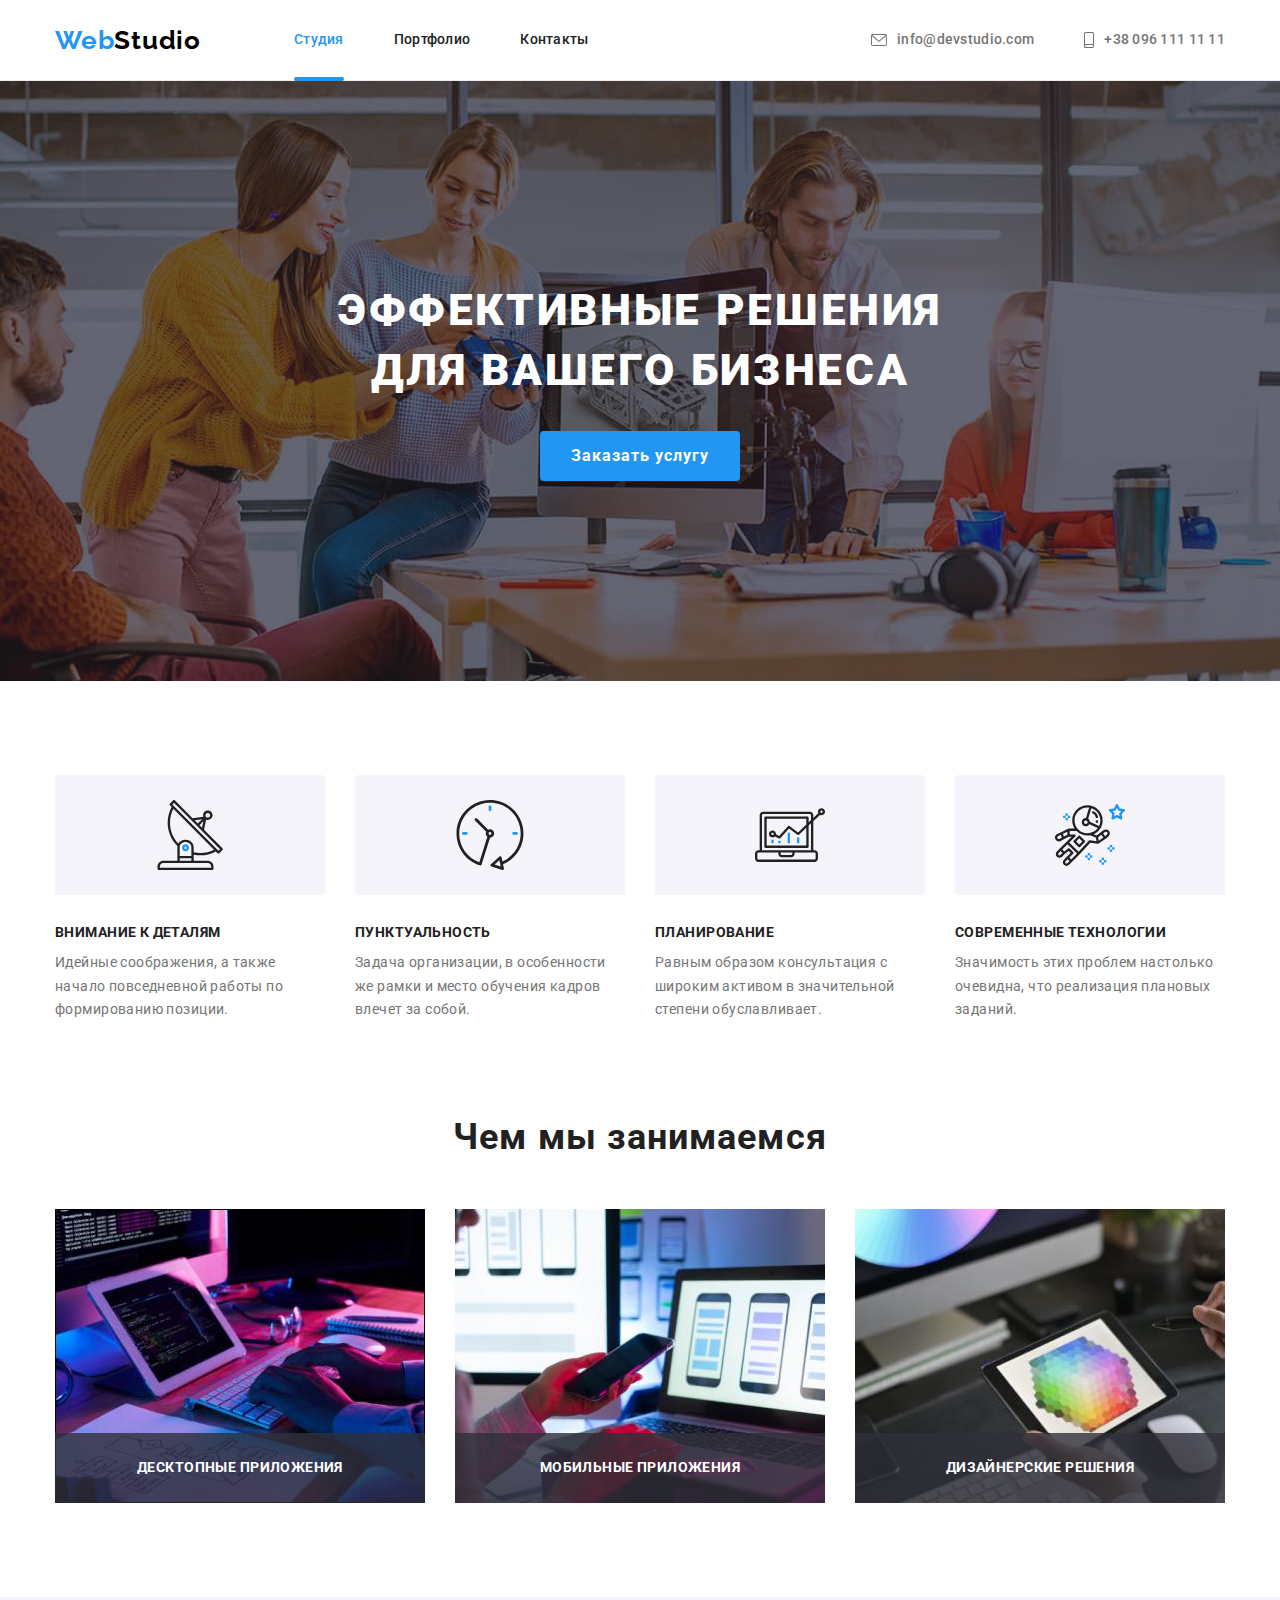
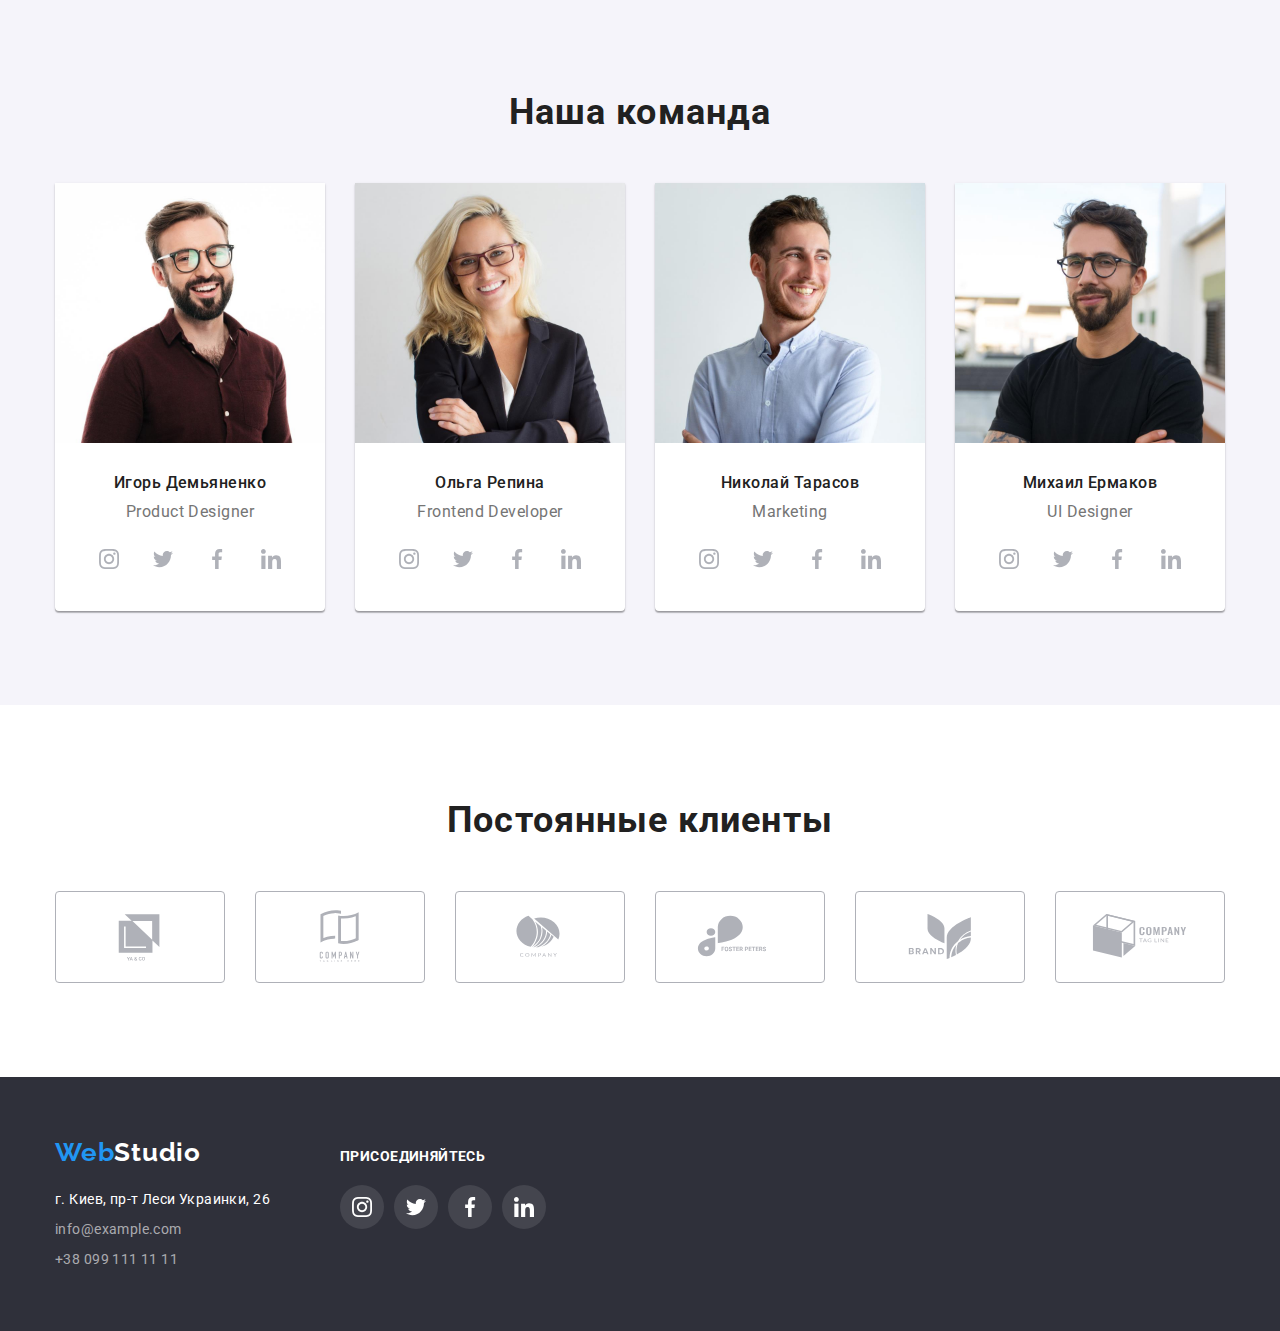
<file: index.html>
<!DOCTYPE html>
<html lang="ru">
<head>
    <meta charset="UTF-8">
    <meta http-equiv="X-UA-Compatible" content="IE=edge">
    <meta name="viewport" content="width=device-width, initial-scale=1.0">
    <link rel="stylesheet" href="https://cdnjs.cloudflare.com/ajax/libs/modern-normalize/1.1.0/modern-normalize.css" integrity="sha512-Y0MM+V6ymRKN2zStTqzQ227DWhhp4Mzdo6gnlRnuaNCbc+YN/ZH0sBCLTM4M0oSy9c9VKiCvd4Jk44aCLrNS5Q==" crossorigin="anonymous" referrerpolicy="no-referrer" />
    <link rel="preconnect" href="https://fonts.googleapis.com">
    <link rel="preconnect" href="https://fonts.gstatic.com" crossorigin>
    <link href="https://fonts.googleapis.com/css2?family=Raleway:wght@700&family=Roboto:wght@400;500;700;900&display=swap" rel="stylesheet">
    <link rel="stylesheet" href="./css/styles..css">
    <title>Студия</title>
</head>
<body class="body">
    <!--Шапка сайта-->
    <header class="header">
        <div class="container header-container">
            <nav class="navigation">
                <ul class="nav-list list">
                    <li class="logo">
                        <a class="logo-link link" href="/">
                            <span class="web">Web</span><span class="studio">Studio</span>
                        </a>
                    </li>
                    <li class="nav-item">
                        <a class="nav-item-link link linkcurrent" href="./index.html">
                            Студия
                        </a>
                    </li>
                    <li class="nav-item">
                        <a class="nav-item-link link" href="./portfolio.html">
                            Портфолио
                        </a>
                    </li>
                    <li class="nav-item">
                        <a class="nav-item-link link" href="#">
                            Контакты
                        </a>
                    </li>
                </ul>
            </nav>
            <ul class="contacts-list list">
                <li class="contacts-item">
                    <a class="contacts-item-link link" href="mailto:info@devstudio.com">
                        <svg class="contacts-social-icon" width="16" height="12">
                            <use href="./images/icons.svg#icon-envelope"></use>
                        </svg>
                        info@devstudio.com
                    </a>
                </li>
                <li class="contacts-item">
                    <a class="contacts-item-link link" href="tel:+380961111111">
                        <svg class="contacts-social-icon" width="10" height="16">
                            <use href="./images/icons.svg#icon-smartphone"></use>
                        </svg>
                        +38 096 111 11 11
                    </a>
                </li>
            </ul>
        </div>
    </header>
    <main>
        <!--Герой-->
        <section class="section hero">
                <div class="container">
                    <h1 class="hero-text">Эффективные решения для вашего бизнеса</h1>
                    <button type="button" class="hero-button" data-modal-open>Заказать услугу</button>
                </div>
        </section>
        <!--Особенности-->
        <section class="section features">
            <div class="container">
                <h2 class="visually-hidden">Особенности</h2>
                <ul class="features-list list">
                    <li class="features-item">
                        <div class="features-item-rectangle">
                            <svg class="features-item-icon" width="70" height="70">
                                <use href="./images/icons.svg#icon-antenna"></use>
                            </svg>
                        </div>
                        <h3 class="features-title">Внимание к деталям</h3>
                        <p class="features-item-text">
                            Идейные соображения, а также начало повседневной работы по формированию позиции.
                        </p>
                    </li>
                    <li class="features-item">
                        <div class="features-item-rectangle">
                            <svg class="features-item-icon" width="70" height="70">
                                <use href="./images/icons.svg#icon-clock"></use>
                            </svg>
                        </div>
                        <h3 class="features-title">
                            Пунктуальность
                        </h3>
                        <p class="features-item-text">
                            Задача организации, в особенности же рамки и место обучения кадров влечет за собой.
                        </p>
                    </li>
                    <li class="features-item">
                        <div class="features-item-rectangle">
                            <svg class="features-item-icon" width="70" height="70">
                                <use href="./images/icons.svg#icon-diagram"></use>
                            </svg>
                        </div>
                        <h3 class="features-title">
                            Планирование
                        </h3>
                        <p class="features-item-text">
                            Равным образом консультация с широким активом в значительной степени обуславливает.
                        </p>
                    </li>
                    <li class="features-item">
                        <div class="features-item-rectangle">
                            <svg class="features-item-icon" width="70" height="70">
                                <use href="./images/icons.svg#icon-astronaut"></use>
                            </svg>
                        </div>    
                        <h3 class="features-title">
                            Современные технологии
                        </h3>
                        <p class="features-item-text">
                            Значимость этих проблем настолько очевидна, что реализация плановых заданий.
                        </p>
                    </li>
                </ul>
            </div>
        </section>
        <!--Чем мы занимаемся-->
        <section class="section our-work">
            <div class="container">
                <h2 class="our-work-title">Чем мы занимаемся</h2>
                <ul class="our-work-list list">
                    <li class="our-work-item">
                        <div class="our-work-card">
                            <img class="our-work-img" src="./images/box1-1.jpg" alt="typing keyboard" width="370" height="294">
                            <div class="our-work-desc-wrapper">
                                <p class="our-work-desc">
                                    Десктопные приложения
                                </p>
                            </div>
                        </div>
                    </li>
                    <li class="our-work-item">
                        <div class="our-work-card">
                            <img class="our-work-img" src="./images/box2-1.jpg" alt="phone in heand" width="370" height="294">
                            <div class="our-work-desc-wrapper">
                                <p class="our-work-desc">
                                    Мобильные приложения
                                </p>
                            </div>
                        </div>
                    </li>
                    <li class="our-work-item">
                        <div class="our-work-card">
                            <img class="our-work-img" src="./images/box3-1.jpg" alt="ipad in heand" width="370" height="294">
                            <div class="our-work-desc-wrapper">
                                <p class="our-work-desc">
                                    Дизайнерские решения
                                </p>
                            </div>
                        </div>
                    </li>
                </ul>
            </div>
        </section>
        <!--Команда-->
        <section class="section team">
            <div class="container">
                <h2 class="team-title">Наша команда</h2>
                <ul class="team-list list">
                    <li class="team-item">
                        <div class="team-card">
                            <img class="item-foto" src="./images/teamcard1-1.jpg" alt="Игорь Демьяненко" width="270" height="260">
                            <div class="card-text">
                                <h3 class="team-item-title">Игорь Демьяненко</h3>
                                <p class="team-item-desc" lang="en">Product Designer</p>
                                <ul class="team-social-list list">
                                    <li class="team-social-item">
                                        <a href="" class="team-social-link">
                                            <svg class="team-social-icon" width="20" height="20">
                                                <use href="./images/icons.svg#icon-instagram"></use>
                                            </svg>
                                        </a>
                                    </li>
                                    <li class="team-social-item">
                                        <a href="" class="team-social-link">
                                            <svg class="team-social-icon" width="20" height="20">
                                                <use href="./images/icons.svg#icon-twitter"></use>
                                            </svg>
                                        </a>
                                    </li>
                                    <li class="team-social-item">
                                        <a href="" class="team-social-link">
                                            <svg class="team-social-icon" width="20" height="20">
                                                <use href="./images/icons.svg#icon-facebook"></use>
                                            </svg>
                                        </a>
                                    </li>
                                    <li class="team-social-item">
                                        <a href="" class="team-social-link">
                                            <svg class="team-social-icon" width="20" height="20">
                                                <use href="./images/icons.svg#icon-linkedin"></use>
                                            </svg>
                                        </a>
                                    </li>
                                </ul>
                            </div>
                        </div>
                    </li>
                    <li class="team-item">
                        <div class="team-card">
                            <img class="item-foto" src="./images/teamcard2-1.jpg" alt="Ольга Репина" width="270" height="260">
                            <div class="card-text">
                                <h3 class="team-item-title">Ольга Репина</h3>
                                <p class="team-item-desc" lang="en">Frontend Developer</p>
                                <ul class="team-social-list list">
                                    <li class="team-social-item">
                                        <a href="" class="team-social-link">
                                            <svg class="team-social-icon" width="20" height="20">
                                                <use href="./images/icons.svg#icon-instagram"></use>
                                            </svg>
                                        </a>
                                    </li>
                                    <li class="team-social-item">
                                        <a href="" class="team-social-link">
                                            <svg class="team-social-icon" width="20" height="20">
                                                <use href="./images/icons.svg#icon-twitter"></use>
                                            </svg>
                                        </a>
                                    </li>
                                    <li class="team-social-item">
                                        <a href="" class="team-social-link">
                                            <svg class="team-social-icon" width="20" height="20">
                                                <use href="./images/icons.svg#icon-facebook"></use>
                                            </svg>
                                        </a>
                                    </li>
                                    <li class="team-social-item">
                                        <a href="" class="team-social-link">
                                            <svg class="team-social-icon" width="20" height="20">
                                                <use href="./images/icons.svg#icon-linkedin"></use>
                                            </svg>
                                        </a>
                                    </li>
                                </ul>
                            </div>
                        </div>
                    </li>
                    <li class="team-item">
                        <div class="team-card">
                            <img class="item-foto" src="./images/teamcard3-1.jpg" alt="Николай Тарасов" width="270" height="260">
                            <div class="card-text">
                                <h3 class="team-item-title">Николай Тарасов</h3>
                                <p class="team-item-desc" lang="en">Marketing</p>
                                <ul class="team-social-list list">
                                    <li class="team-social-item">
                                        <a href="" class="team-social-link">
                                            <svg class="team-social-icon" width="20" height="20">
                                                <use href="./images/icons.svg#icon-instagram"></use>
                                            </svg>
                                        </a>
                                    </li>
                                    <li class="team-social-item">
                                        <a href="" class="team-social-link">
                                            <svg class="team-social-icon" width="20" height="20">
                                                <use href="./images/icons.svg#icon-twitter"></use>
                                            </svg>
                                        </a>
                                    </li>
                                    <li class="team-social-item">
                                        <a href="" class="team-social-link">
                                            <svg class="team-social-icon" width="20" height="20">
                                                <use href="./images/icons.svg#icon-facebook"></use>
                                            </svg>
                                        </a>
                                    </li>
                                    <li class="team-social-item">
                                        <a href="" class="team-social-link">
                                            <svg class="team-social-icon" width="20" height="20">
                                                <use href="./images/icons.svg#icon-linkedin"></use>
                                            </svg>
                                        </a>
                                    </li>
                                </ul>
                            </div>
                        </div>
                    </li>
                    <li class="team-item">
                        <div class="team-card">
                            <img class="item-foto" src="./images/teamcard4-1.jpg" alt="Михаил Ермаков" width="270" height="260">
                            <div class="card-text">
                                <h3 class="team-item-title">Михаил Ермаков</h3>
                                <p class="team-item-desc" lang="en">UI Designer</p>
                                <ul class="team-social-list list">
                                    <li class="team-social-item">
                                        <a href="" class="team-social-link">
                                            <svg class="team-social-icon" width="20" height="20">
                                                <use href="./images/icons.svg#icon-instagram"></use>
                                            </svg>
                                        </a>
                                    </li>
                                    <li class="team-social-item">
                                        <a href="" class="team-social-link">
                                            <svg class="team-social-icon" width="20" height="20">
                                                <use href="./images/icons.svg#icon-twitter"></use>
                                            </svg>
                                        </a>
                                    </li>
                                    <li class="team-social-item">
                                        <a href="" class="team-social-link">
                                            <svg class="team-social-icon" width="20" height="20">
                                                <use href="./images/icons.svg#icon-facebook"></use>
                                            </svg>
                                        </a>
                                    </li>
                                    <li class="team-social-item">
                                        <a href="" class="team-social-link">
                                            <svg class="team-social-icon" width="20" height="20">
                                                <use href="./images/icons.svg#icon-linkedin"></use>
                                            </svg>
                                        </a>
                                    </li>
                                </ul>
                            </div>
                        </div>
                    </li>
                </ul>
            </div>
        </section>
        <section class="section clients">
            <div class="container">
                <h2 class="clients-title">
                    Постоянные клиенты
                </h2>
                <ul class="clients-list list">
                    <li class="clients-list-item">
                        <a href="" class="clients-list-link link">
                            <svg class="clients-list-icon" width="106" height="60">
                                <use href="./images/icons.svg#icon-logo1"></use>
                            </svg>
                        </a>
                    </li>
                    <li class="clients-list-item">
                        <a href="" class="clients-list-link">
                            <svg class="clients-list-icon" width="106" height="60">
                                <use href="./images/icons.svg#icon-logo2"></use>
                            </svg>
                        </a>
                    </li>
                    <li class="clients-list-item">
                        <a href="" class="clients-list-link">
                            <svg class="clients-list-icon" width="106" height="60">
                                <use href="./images/icons.svg#icon-logo3"></use>
                            </svg>
                        </a>
                    </li>
                    <li class="clients-list-item">
                        <a href="" class="clients-list-link">
                            <svg class="clients-list-icon" width="106" height="60">
                                <use href="./images/icons.svg#icon-logo4"></use>
                            </svg>
                        </a>
                    </li>
                    <li class="clients-list-item">
                        <a href="" class="clients-list-link">
                            <svg class="clients-list-icon" width="106" height="60">
                                <use href="./images/icons.svg#icon-logo5"></use>
                            </svg>
                        </a>
                    </li>
                    <li class="clients-list-item">
                        <a href="" class="clients-list-link">
                            <svg class="clients-list-icon" width="106" height="60">
                                <use href="./images/icons.svg#icon-logo6"></use>
                            </svg>
                        </a>
                    </li>
                </ul>
            </div>
        </section>
    </main>
    <!--Футер-->
    <footer class="footer">
        <div class="container footer-container">
            <div class="footer-address">
                <a class="footer-logo-link logo-link link" href="/"><span class="web">Web</span><span
                        class="footer-studio">Studio</span></a>
                <address class="address">
                    <ul class="address-list list">
                        <li class="address-item">
                            <a class="address-item-link link address-text" href="#">г. Киев, пр-т Леси Украинки, 26</a>
                        </li>
                        <li class="address-item">
                            <a class="address-item-link link" href="mailto:info@example.com">info@example.com</a>
                        </li>
                        <li class="address-item">
                            <a class="address-item-link link footer-tel" href="tel:+380991111111">+38 099 111 11 11</a>
                        </li>
                    </ul>
                </address>
            </div>
            <div class="footer-social">
                <h3 class="footer-social-title">
                    присоединяйтесь
                </h3>
                <ul class="footer-social-list list">
                    <li class="footer-social-item">
                        <a href="" class="footer-social-link link">
                            <svg class="footer-social-icon" width="20" height="20">
                                <use href="./images/icons.svg#icon-instagram"></use>
                            </svg>
                        </a>
                    </li>
                    <li class="footer-social-item">
                        <a href="" class="footer-social-link link">
                            <svg class="footer-social-icon" width="20" height="20">
                                <use href="./images/icons.svg#icon-twitter"></use>
                            </svg>
                        </a>
                    </li>
                    <li class="footer-social-item">
                        <a href="" class="footer-social-link link">
                            <svg class="footer-social-icon" width="20" height="20">
                                <use href="./images/icons.svg#icon-facebook"></use>
                            </svg>
                        </a>
                    </li>
                    <li class="footer-social-item">
                        <a href="" class="footer-social-link link">
                            <svg class="footer-social-icon" width="20" height="20">
                                <use href="./images/icons.svg#icon-linkedin"></use>
                            </svg>
                        </a>
                    </li>
                </ul>
            </div>
        </div>
    </footer>
    <div class="backdrop is-hidden" data-modal>
        <div class="modal">
            <p></p>
            <button type="button" class="modal-close-button" data-modal-close>
                <svg class="close-icon" width="18" height="18">
                    <use href="./images/icons.svg#icon-close-black1"></use>
                </svg>
            </button>
        </div>
    </div>
    <script src="./js/modal.js"></script>
</body>
</html>
</file>
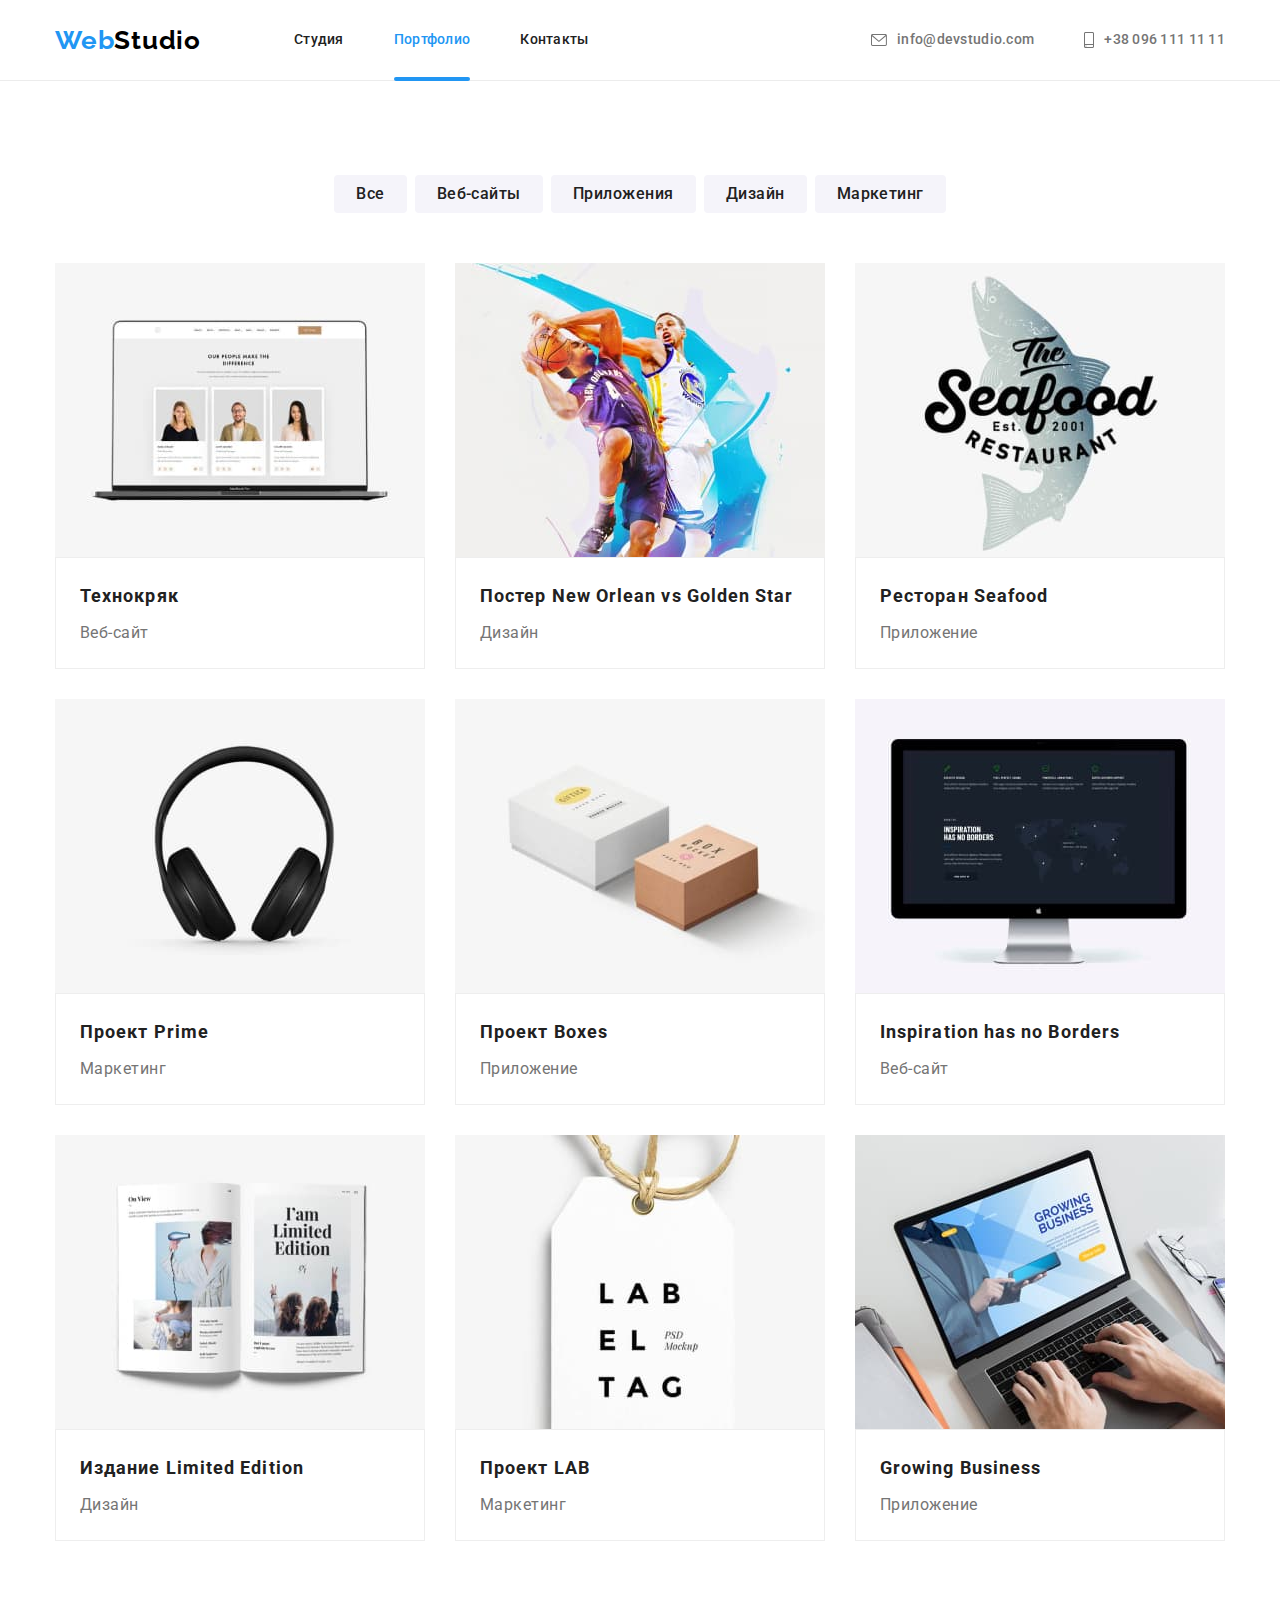
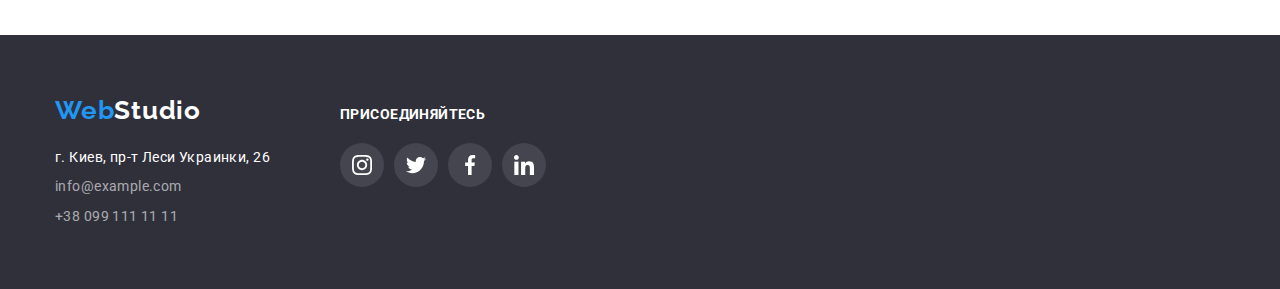
<file: portfolio.html>
<!DOCTYPE html>
<html lang="ru">

<head>
    <meta charset="UTF-8">
    <meta http-equiv="X-UA-Compatible" content="IE=edge">
    <meta name="viewport" content="width=device-width, initial-scale=1.0">
    <link rel="stylesheet" href="https://cdnjs.cloudflare.com/ajax/libs/modern-normalize/1.1.0/modern-normalize.css" integrity="sha512-Y0MM+V6ymRKN2zStTqzQ227DWhhp4Mzdo6gnlRnuaNCbc+YN/ZH0sBCLTM4M0oSy9c9VKiCvd4Jk44aCLrNS5Q==" crossorigin="anonymous" referrerpolicy="no-referrer" />
    <link rel="preconnect" href="https://fonts.googleapis.com">
    <link rel="preconnect" href="https://fonts.gstatic.com" crossorigin>
    <link href="https://fonts.googleapis.com/css2?family=Raleway:wght@700&family=Roboto:wght@400;500;700;900&display=swap" rel="stylesheet">
    <link rel="stylesheet" href="./css/styles..css">
    <title>Портфолио</title>
</head>
<body class="body">
    <!--Шапка сайта-->
    <header class="header">
        <div class="container header-container">
            <nav class="navigation">
                <ul class="nav-list list">
                    <li class="logo">
                        <a class="logo-link link" href="/">
                            <span class="web">Web</span><span class="studio">Studio</span>
                        </a>
                    </li>
                    <li class="nav-item">
                        <a class="nav-item-link link" href="./index.html">
                            Студия
                        </a>
                    </li>
                    <li class="nav-item">
                        <a class="nav-item-link link linkcurrent" href="./portfolio.html">
                            Портфолио
                        </a>
                    </li>
                    <li class="nav-item">
                        <a class="nav-item-link link" href="#">
                            Контакты
                        </a>
                    </li>
                </ul>
            </nav>
            <ul class="contacts-list list">
                <li class="contacts-item">
                    <a class="contacts-item-link link" href="mailto:info@devstudio.com">
                        <svg class="contacts-social-icon" width="16" height="12">
                            <use href="./images/icons.svg#icon-envelope"></use>
                        </svg>
                        info@devstudio.com
                    </a>
                </li>
                <li class="contacts-item">
                    <a class="contacts-item-link link" href="tel:+380961111111">
                        <svg class="contacts-social-icon" width="10" height="16">
                            <use href="./images/icons.svg#icon-smartphone"></use>
                        </svg>
                        +38 096 111 11 11
                    </a>
                </li>
            </ul>
        </div>
    </header>
    <main>
        <!-- Портфолио -->
        <section class="section portfolio">
            <div class="container cards">
                <h1 class="visually-hidden">Портфолио</h1>
                    <!-- Фильтр портфолио -->
                <ul class="portfolio-filter list">
                    <li class="filter-item">
                        <button class="filter-btn" type="button">
                            Все
                        </button>
                    </li>
                    <li class="filter-item">
                        <button class="filter-btn" type="button">
                            Веб-сайты
                        </button>
                    </li>
                    <li class="filter-item">
                        <button class="filter-btn" type="button">
                            Приложения
                        </button>
                    </li>
                    <li class="filter-item">
                        <button class="filter-btn" type="button">
                            Дизайн
                        </button>
                    </li>
                    <li class="filter-item">
                        <button class="filter-btn" type="button">
                            Маркетинг
                        </button>
                    </li>
                </ul>
                <!-- Галерея -->
                <ul class="work-examples-list  list">
                    <li class="examples-list-item list">
                        <a href="" class="examples-list-link link">
                            <div class="card-thumb">
                                <img src="./images/tehnocrack(1).jpg" alt="макбук с открытым сайтом Технокряк" width="370" height="294">
                                <p class="card-top-text">
                                    Технокряк это современная площадка распространения коронавируса. Компании используют эту платформу для цифрового
                                    шпионажа и атак на защищённые сервера конкурентов.
                                </p>
                            </div>
                            <div class="card-content">
                                <h2 class="examples-item-title">Технокряк</h2>
                                <p class="examples-item-text">Веб-сайт</p>
                            </div>
                        </a>
                    </li>
                    <li class="examples-list-item list">
                        <a href="" class="examples-list-link link">
                            <div class="card-thumb">
                                <img src="./images/poster-new-orlean-vs-golden-star1.jpg" alt="Постер New Orlean vs Golden Star" width="370" height="294">
                                <p class="card-top-text">
                                    Lorem ipsum dolor sit amet consectetur, adipisicing elit. Quis cupiditate fugit perferendis deserunt aut labore exercitationem mollitia voluptas facilis obcaecati.
                                </p>
                            </div>
                            <div class="card-content">
                                <h2 class="examples-item-title">Постер New Orlean vs Golden Star</h2>
                                <p class="examples-item-text">Дизайн</p>
                            </div>
                        </a>
                    </li>
                    <li class="examples-list-item">
                        <a href="" class="examples-list-link link">
                            <div class="card-thumb">
                                <img src="./images/restoran-seafood1.jpg" alt="ресторан Seafood" width="370" height="294">
                                <p class="card-top-text">
                                    Lorem ipsum dolor sit amet consectetur, adipisicing elit. Quis cupiditate fugit perferendis deserunt aut labore exercitationem mollitia voluptas facilis obcaecati.
                                </p>
                            </div>
                            <div class="card-content">
                                <h2 class="examples-item-title">Ресторан Seafood</h2>
                                <p class="examples-item-text">Приложение</p>
                            </div>
                        </a>
                    </li>
                    <li class="examples-list-item">
                        <a href="" class="examples-list-link link">
                            <div class="card-thumb">
                                <img src="./images/project-prime1.jpg" alt="Проект Prime" width="370" height="294">
                                <p class="card-top-text">
                                    Lorem ipsum dolor sit amet consectetur, adipisicing elit. Quis cupiditate fugit perferendis deserunt aut labore exercitationem mollitia voluptas facilis obcaecati.
                                </p>
                            </div>
                            <div class="card-content">
                                <h2 class="examples-item-title">Проект Prime</h2>
                                <p class="examples-item-text">Маркетинг</p>
                            </div>
                        </a>
                    </li>
                    <li class="examples-list-item">
                        <a href="" class="examples-list-link link">
                            <div class="card-thumb">
                                <img src="./images/project-boxes1.jpg" alt="Проект Boxes" width="370" height="294">
                                <p class="card-top-text">
                                    Lorem ipsum dolor sit amet consectetur, adipisicing elit. Quis cupiditate fugit perferendis deserunt aut labore exercitationem mollitia voluptas facilis obcaecati.
                                </p>
                            </div>
                            <div class="card-content">
                                <h2 class="examples-item-title">Проект Boxes</h2>
                                <p class="examples-item-text">Приложение</p>
                            </div>
                        </a>
                    </li>
                    <li class="examples-list-item">
                        <a href="" class="examples-list-link link">
                            <div class="card-thumb">
                                <img src="./images/inspiration-has-no-borders1.jpg" alt="Inspiration has no Borders" width="370" height="294">
                                <p class="card-top-text">
                                    Lorem ipsum dolor sit amet consectetur, adipisicing elit. Quis cupiditate fugit perferendis deserunt aut labore exercitationem mollitia voluptas facilis obcaecati.
                                </p>
                            </div>
                            <div class="card-content">
                                <h2 class="examples-item-title">Inspiration has no Borders</h2>
                                <p class="examples-item-text">Веб-сайт</p>
                            </div>
                        </a>
                    </li>
                    <li class="examples-list-item">
                        <a href="" class="examples-list-link link">
                            <div class="card-thumb">
                                <img src="./images/isdanie-limited-edition1.jpg" alt="Издание Limited Edition" width="370" height="294">
                                <p class="card-top-text">
                                    Lorem ipsum dolor sit amet consectetur, adipisicing elit. Quis cupiditate fugit perferendis deserunt aut labore exercitationem mollitia voluptas facilis obcaecati.
                                </p>
                            </div>
                            <div class="card-content">
                                <h2 class="examples-item-title">Издание Limited Edition</h2>
                                <p class="examples-item-text">Дизайн</p>
                            </div>
                        </a>
                    </li>
                    <li class="examples-list-item">
                        <a href="" class="examples-list-link link">
                            <div class="card-thumb">
                                <img src="./images/project-lab1.jpg" alt="Проект LAB" width="370" height="294">
                                <p class="card-top-text">
                                    Lorem ipsum dolor sit amet consectetur, adipisicing elit. Quis cupiditate fugit perferendis deserunt aut labore exercitationem mollitia voluptas facilis obcaecati.
                                </p>
                            </div>
                            <div class="card-content">
                                <h2 class="examples-item-title">Проект LAB</h2>
                                <p class="examples-item-text">Маркетинг</p>
                            </div>
                        </a>
                    </li>
                    <li class="examples-list-item">
                        <a href="" class="examples-list-link link">
                            <div class="card-thumb">
                                <img src="./images/growing-business1.jpg" alt="Growing Business" width="370" height="294">
                                <p class="card-top-text">
                                    Lorem ipsum dolor sit amet consectetur, adipisicing elit. Quis cupiditate fugit perferendis deserunt aut labore exercitationem mollitia voluptas facilis obcaecati.
                                </p>
                            </div>
                            <div class="card-content">
                                <h2 class="examples-item-title">Growing Business</h2>
                                <p class="examples-item-text">Приложение</p>
                            </div>
                        </a>
                    </li>
                </ul>
            </div>
        </section>
    </main>
    <!--Футер-->
    <footer class="footer">
        <div class="container footer-container">
            <div class="footer-address">
                <a class="footer-logo-link logo-link link" href="/"><span class="web">Web</span><span
                        class="footer-studio">Studio</span></a>
                <address class="address">
                    <ul class="address-list list">
                        <li class="address-item">
                            <a class="address-item-link link address-text" href="#">г. Киев, пр-т Леси Украинки, 26</a>
                        </li>
                        <li class="address-item">
                            <a class="address-item-link link" href="mailto:info@example.com">info@example.com</a>
                        </li>
                        <li class="address-item">
                            <a class="address-item-link link footer-tel" href="tel:+380991111111">+38 099 111 11 11</a>
                        </li>
                    </ul>
                </address>
            </div>
            <div class="footer-social">
                <h3 class="footer-social-title">
                    присоединяйтесь
                </h3>
                <ul class="footer-social-list list">
                    <li class="footer-social-item">
                        <a href="" class="footer-social-link link">
                            <svg class="footer-social-icon" width="20" height="20">
                                <use href="./images/icons.svg#icon-instagram"></use>
                            </svg>
                        </a>
                    </li>
                    <li class="footer-social-item">
                        <a href="" class="footer-social-link link">
                            <svg class="footer-social-icon" width="20" height="20">
                                <use href="./images/icons.svg#icon-twitter"></use>
                            </svg>
                        </a>
                    </li>
                    <li class="footer-social-item">
                        <a href="" class="footer-social-link link">
                            <svg class="footer-social-icon" width="20" height="20">
                                <use href="./images/icons.svg#icon-facebook"></use>
                            </svg>
                        </a>
                    </li>
                    <li class="footer-social-item">
                        <a href="" class="footer-social-link link">
                            <svg class="footer-social-icon" width="20" height="20">
                                <use href="./images/icons.svg#icon-linkedin"></use>
                            </svg>
                        </a>
                    </li>
                </ul>
            </div>
        </div>
    </footer>
</body>
</html>
</file>
<file: css/styles..css>
/* INDEX OR STUDIO */

:root {
  --body-bg-color: #ffffff;
  --body-color: #757575;

  --title-text-color: #212121;

  --accent-color: #2196f3;
  --accent-text-color: #ffffff;

  --hero-text-color: #ffffff;
  --hero-bg-color: #2f303a;
  --hero-bg-color-new: #c4c4c4;
  --hero-button-color: #ffffff;
  --hero-button-bg-color: #2196f3;

  --our-work-desc-bg: rgba(47, 48, 58, 0.8);
  --our-work-desc-color: #ffffff;

  --nav-link-color: #212121;
  --contact-link-color: #757575;
  --btn-text-color: #212121;
  --header-border-bottom: #ececec;

  --team-bg-color: #f5f4fa;
  --team-card-box-shadow: 0px 1px 3px rgba(0, 0, 0, 0.12), 0px 1px 1px rgba(0, 0, 0, 0.14),
    0px 2px 1px rgba(0, 0, 0, 0.2);
  --team-card-background: #ffffff;
  --team-social-link-bg-color: #ffffff;

  --clients-list-link-border: #afb1b8;
  --team-social-icon-color: #afb1b8;

  --footer-bg-color: #2f303a;
  --footer-address-text: #ffffff;
  --footer-studio-color: #ffffff;
  --footer-social-title-color: #ffffff;
  --footer-social-link-bg: rgba(255, 255, 255, 0.1);
  --black: #000000;
  --white: #ffffff;

  --footer-social-icon-color: #ffffff;

  --btn-box-shadow: 0px 3px 1px rgba(0, 0, 0, 0.1), 0px 1px 2px rgba(0, 0, 0, 0.08),
    0px 2px 2px rgba(0, 0, 0, 0.12);
  --hero-button-shadow: 0px 4px 4px rgba(0, 0, 0, 0.15);

  --products-shadow: 0px 1px 1px rgba(0, 0, 0, 0.12), 0px 4px 4px rgba(0, 0, 0, 0.06),
    1px 4px 6px rgba(0, 0, 0, 0.16);

  --btn-border-radius: 4px;

  --filter-btn-background: #f5f4fa;

  --examples-list-item-border: #eeeeee;
  --card-content-border: #eeeeee;
  --card-top-text-background: rgba(33, 150, 243, 0.9);
  --examples-list-link-shadow: 0px 1px 1px rgba(0, 0, 0, 0.12), 0px 4px 4px rgba(0, 0, 0, 0.06),
    1px 4px 6px rgba(0, 0, 0, 0.16);

  --backdrop-background-color: rgba(0, 0, 0, 0.2);
  --modal-background-color: #ffffff;
  --modal-box-shadow: 0px 1px 3px rgba(0, 0, 0, 0.12), 0px 1px 1px rgba(0, 0, 0, 0.14),
    0px 2px 1px rgba(0, 0, 0, 0.2);

  --function-cubic: cubic-bezier(0.4, 0, 0.2, 1);
  --time: 250ms;
}

p,
h1,
h2,
h3,
h4,
h5,
h6,
ul {
  margin: 0;
  padding: 0;
}

button {
  cursor: pointer;
  border: none;
  outline: none;
}

img {
  display: block;
  max-width: 100%;
  height: auto;
}

.container {
  width: 1200px;
  padding-left: 15px;
  padding-right: 15px;
  margin: 0 auto;
}

.section {
  padding-top: 94px;
  padding-bottom: 94px;
}

body {
  background-color: var(--body-bg-color);
  color: var(--body-color);
  font-family: Roboto, sans-serif;
}

.list {
  list-style: none;
}

.link {
  text-decoration: none;
  outline: none;
}

.visually-hidden {
  position: absolute;
  white-space: nowrap;
  width: 1px;
  height: 1px;
  overflow: hidden;
  border: 0;
  padding: 0;
  clip: rect(0 0 0 0);
  clip-path: inset(50%);
  margin: -1px;
}

/* HEADER-NAVIGATION */

.header {
  border-bottom: 1px solid var(--header-border-bottom);
  align-content: center;
}

.header-container {
  display: flex;
  align-items: stretch;
}

.web {
  color: var(--accent-color);
}

.studio {
  color: var(--black);
}

.logo-link {
  display: block;
  font-family: Raleway, sans-serif;
  font-style: normal;
  font-weight: 700;
  font-size: 26px;
  line-height: 1.19;
  letter-spacing: 0.03em;
}

.logo {
  margin-right: 93px;
}

.navigation {
  display: flex;
  align-items: center;
}

.nav-list {
  display: flex;
  align-items: center;
}

.nav-item:last-child {
  margin-right: 0px;
}

.nav-item {
  margin-right: 50px;
}

.nav-item-link {
  display: block;
  color: var(--nav-link-color);
  font-weight: 500;
  font-size: 14px;
  line-height: 1.14;
  letter-spacing: 0.02em;

  padding-top: 32px;
  padding-bottom: 32px;
  transition: color var(--time) var(--function-cubic);

  position: relative;
}

.nav-item-link:hover,
.contacts-item-link:hover,
.nav-item-link:focus,
.contacts-item-link:focus {
  color: var(--accent-color);
}

.linkcurrent::after {
  content: '';
  width: 100%;
  height: 4px;
  background-color: var(--accent-color);
  border-radius: 2px;
  position: absolute;
  left: 0;
  bottom: -1px;
}

.linkcurrent {
  color: var(--accent-color);
}

.contacts-list {
  margin-left: auto;
  display: flex;
  align-items: center;
  justify-content: center;
}

.contacts-item:not(:last-child) {
  margin-right: 50px;
}

.contacts-item-link {
  font-weight: 500;
  font-size: 14px;
  line-height: 1.14;
  letter-spacing: 0.02em;
  color: var(--contact-link-color);
  padding-top: 32px;
  padding-bottom: 32px;
  display: flex;
  align-items: center;
  justify-content: center;
  transition: color var(--time) var(--function-cubic);
}

.contacts-social-icon {
  margin-right: 10px;
  fill: currentColor;
}

/* HERO */

.hero {
  background-color: var(--hero-bg-color-new);
  padding: 0;
  padding-top: 200px;
  padding-bottom: 200px;
  background-image: linear-gradient(rgba(47, 48, 58, 0.4), rgba(47, 48, 58, 0.4)),
    url(../images/bg-img1.jpg);
  background-repeat: no-repeat;
  background-position: center;
  background-size: cover;
  max-width: 1600px;
  margin-left: auto;
  margin-right: auto;
}

.hero-text {
  font-weight: 900;
  font-size: 44px;
  line-height: 1.36;
  text-align: center;
  letter-spacing: 0.06em;
  text-transform: uppercase;
  color: var(--hero-text-color);
  width: 696px;
  margin: 0 auto 30px;
}

.hero-button {
  font-family: inherit;
  font-weight: 700;
  font-size: 16px;
  line-height: 1.88;
  letter-spacing: 0.06em;
  color: var(--hero-button-color);
  min-width: 200px;
  height: 50px;
  display: flex;
  justify-content: center;
  align-items: center;
  margin: 0 auto;
  background-color: var(--hero-button-bg-color);
  border-radius: var(--btn-border-radius);

  transition: box-shadow var(--time) var(--function-cubic);
}

.hero-button:hover,
.hero-button:focus {
  box-shadow: var(--hero-button-shadow);
}

/* features */

.features {
}

.features-list {
  display: flex;
  flex-wrap: wrap;
  margin-right: -30px;
  margin-bottom: -30px;
}
.features-item {
  flex-basis: calc(100% / 4 - 30px);
}
.features-item:not(:last-child) {
  margin-right: 30px;
  margin-bottom: 30px;
}

.features-item-rectangle {
  width: 270px;
  height: 120px;
  border-radius: 4px;
  background: #f5f4fa;
  margin-bottom: 30px;
  display: flex;
  align-items: center;
  justify-content: center;
}

.features-item-icon {
}

.features-title {
  font-weight: 700;
  font-size: 14px;
  line-height: 1.14;
  letter-spacing: 0.03em;
  text-transform: uppercase;
  color: var(--title-text-color);
  margin-bottom: 10px;
}

.features-item-text {
  font-size: 14px;
  line-height: 1.71;
  letter-spacing: 0.03em;
}

/* OUR WORK */

.our-work {
  padding: 0;
  padding-bottom: 94px;
}

.our-work-title {
  font-weight: 700;
  font-size: 36px;
  line-height: 1.17;
  text-align: center;
  letter-spacing: 0.03em;
  color: var(--title-text-color);
  margin-bottom: 50px;
}

.our-work-list {
  display: flex;
  flex-wrap: wrap;
  margin-right: -30px;
  margin-bottom: -30px;
}

.our-work-item {
  flex-basis: calc(100% / 3 - 30px);
}

.our-work-item:not(:last-child) {
  margin-right: 30px;
  margin-bottom: 30px;
}

.our-work-card {
  position: relative;
}
.our-work-desc-wrapper {
  display: flex;
  position: absolute;
  padding-top: 27px;
  padding-bottom: 27px;
  width: 100%;
  bottom: 0;
  justify-content: center;
  background: var(--our-work-desc-bg);
}

.our-work-desc {
  /* font-style: normal; */
  font-weight: 700;
  font-size: 14px;
  line-height: 1.14;
  text-align: center;
  letter-spacing: 0.03em;
  text-transform: uppercase;
  color: var(--our-work-desc-color);
}

/* TEAM */

.team {
  background-color: var(--team-bg-color);
}

.team-title {
  font-weight: 700;
  font-size: 36px;
  line-height: 1.17;
  text-align: center;
  letter-spacing: 0.03em;
  color: var(--title-text-color);
  margin-bottom: 50px;
}

.team-list {
  display: flex;
  flex-wrap: wrap;
  margin-right: -30px;
  margin-bottom: -30px;
}

.team-item:not(:last-child) {
  margin-right: 30px;
  margin-bottom: 30px;
}

.team-item {
  flex-basis: calc(100% / 4 - 30px);
}

.team-card {
  display: block;

  width: 270px;
  height: 428px;

  background: var(--team-card-background);
  box-shadow: var(--team-card-box-shadow);
  border-radius: 0px 0px 4px 4px;
}

.card-text {
  /* font-size: 16px; */
  line-height: 1.19;
  text-align: center;
  letter-spacing: 0.03em;
  padding: 30px 10px;
}

.team-item-title {
  font-size: 16px;
  font-weight: 500;
  color: var(--title-text-color);
}

.team-item-desc {
  font-size: 16px;
  margin-top: 10px;
  margin-bottom: 16px;
}

.team-social-list {
  display: flex;
  justify-content: center;
}

.team-social-item {
  width: 44px;
  height: 44px;
}

.team-social-item + .team-social-item {
  margin-left: 10px;
}

.team-social-link {
  width: 100%;
  height: 100%;
  border-radius: 50%;
  display: flex;
  align-items: center;
  justify-content: center;
  color: var(--team-social-icon-color);
  background-color: var(--team-social-link-bg-color);
  transition: color var(--time) var(--function-cubic),
    background-color var(--time) var(--function-cubic);
}

.team-social-icon {
  fill: currentColor;
}

.team-social-link:hover,
.team-social-link:focus {
  background-color: var(--accent-color);
  color: var(--accent-text-color);
}

/* CLIENTS */

.clients-title {
  font-weight: 700;
  font-size: 36px;
  line-height: 1.17;
  text-align: center;
  letter-spacing: 0.03em;

  color: var(--title-text-color);
  margin-bottom: 50px;
}

.clients-list {
  display: flex;
  /* justify-content: center; */
  flex-wrap: wrap;

  margin-left: -30px;
  margin-top: -30px;
}
.clients-list-item {
  width: 170px;
  height: 92px;

  margin-left: 30px;
  margin-top: 30px;
  flex-basis: calc(100% / 6 - 30px);
}

.clients-list-link {
  width: 100%;
  height: 100%;

  color: var(--team-social-icon-color);
  border: 1px solid var(--clients-list-link-border);
  border-radius: 4px;
  display: flex;
  align-items: center;
  justify-content: center;
  transition: border-color var(--time) var(--function-cubic),
    color var(--time) var(--function-cubic);
}

.clients-list-icon {
  fill: currentColor;
}

.clients-list-link:hover,
.clients-list-link:focus {
  border-color: var(--accent-color);
  color: var(--accent-color);
}

/* FOOTER */

.footer {
  display: flex;
  background-color: var(--footer-bg-color);
  padding-top: 60px;
  padding-bottom: 60px;
}
.footer-container {
  display: flex;
}

.footer-address {
}

.footer-logo-link {
  margin: 0;
  margin-bottom: 20px;
}

.footer-studio {
  color: var(--footer-studio-color);
  font-family: Raleway, sans-serif;
  font-style: normal;
  font-weight: 700;
  font-size: 26px;
  line-height: 1.19;
  letter-spacing: 0.03em;
}

.address-list {
  display: block;
}

.address-item-link {
  display: block;
  font-style: normal;
  font-weight: 400;
  font-size: 14px;
  line-height: 1.71;
  letter-spacing: 0.03em;
  color: rgba(255, 255, 255, 0.6);
  transition: color var(--time) var(--function-cubic);
}

.address-text {
  font-style: normal;
  font-weight: 400;
  font-size: 14px;
  line-height: 1.71;
  letter-spacing: 0.03em;
  color: var(--footer-address-text);
  transition: color var(--time) var(--function-cubic);
}

.address-item:last-child {
  margin-bottom: 0;
}

.address-item {
  margin-bottom: 6px;
}

.address-item-link:hover,
.address-item-link:focus {
  color: var(--accent-color);
}
.footer-social {
  display: block;
  justify-content: center;
  align-items: center;
  margin-top: 12px;
  margin-left: 70px;
}

.footer-social-title {
  font-family: Roboto;
  font-style: normal;
  font-weight: 700;
  font-size: 14px;
  line-height: 1.14;
  letter-spacing: 0.03em;
  text-transform: uppercase;
  color: var(--footer-social-title-color);
  margin-bottom: 20px;
}

.footer-social-list {
  display: flex;
}
.footer-social-item {
  width: 44px;
  height: 44px;
}

.footer-social-item + .footer-social-item {
  margin-left: 10px;
}

.footer-social-link {
  width: 100%;
  height: 100%;
  border-radius: 50%;
  color: var(--footer-social-icon-color);
  background-color: var(--footer-social-link-bg);
  display: flex;
  align-items: center;
  justify-content: center;
  transition: background-color var(--time) var(--function-cubic);
}

.footer-social-icon {
  fill: currentColor;
}

.footer-social-link:focus,
.footer-social-link:hover {
  background-color: var(--accent-color);
}

/* PORTFOLIO */

.portfolio {
  display: block;
}

/* FILTER BTN */

.portfolio-filter {
  display: flex;
  flex-wrap: wrap;
  justify-content: center;
  margin-right: -8px;
  /* margin-bottom: -8px; */
  min-width: 611px;
}

.filter-item {
  display: inline-flex;
  margin-right: 8px;
  /* margin-bottom: 8px; */
}

.filter-btn {
  cursor: pointer;
  font-family: inherit;
  font-weight: 500;
  font-size: 16px;
  line-height: 1.62;
  text-align: center;
  letter-spacing: 0.03em;
  color: var(--btn-text-color);
  background-color: var(--filter-btn-background);
  padding: 6px 22px;
  border-radius: var(--btn-border-radius);

  transition: background-color var(--time) var(--function-cubic),
    color var(--time) var(--function-cubic), box-shadow var(--time) var(--function-cubic);
}

.filter-btn:hover,
.filter-btn:focus {
  background-color: var(--accent-color);
  color: var(--accent-text-color);
  box-shadow: var(--btn-box-shadow);
}

/* GALLERY */

.work-examples-list {
  display: flex;

  flex-wrap: wrap;
  margin-top: 50px;
  margin-right: -30px;
  margin-bottom: -30px;
}

.examples-list-item {
  flex-basis: calc(100% / 3 - 30px);
  margin-right: 30px;
  margin-bottom: 30px;
}

.examples-list-link {
  display: block;
  transition: box-shadow var(--time) var(--function-cubic);
}

.examples-list-link:focus,
.examples-list-link:hover {
  box-shadow: var(--examples-list-link-shadow);
}

.examples-list-link:focus .card-top-text,
.examples-list-link:hover .card-top-text {
  transform: translateY(0);
}

.card-thumb {
  position: relative;
  overflow: hidden;
}

.card-top-text {
  font-style: normal;
  font-weight: 400;
  font-size: 18px;
  line-height: 1.56;
  letter-spacing: 0.03em;
  padding: 63px 24px;
  height: 100%;
  top: 0;
  left: 0;
  color: var(--white);
  background-color: var(--card-top-text-background);
  position: absolute;
  transform: translateY(101%);
  transition: transform var(--time) var(--function-cubic);
  /* overflow: auto; */
}

.card-content {
  padding: 20px 24px;
  border: 1px solid var(--card-content-border);
  background: var(--white);
}

.examples-item-title {
  font-weight: 700;
  font-size: 18px;
  line-height: 2;
  letter-spacing: 0.06em;
  color: var(--title-text-color);
  margin-bottom: 4px;
}

.examples-item-text {
  color: var(--body-color);
  font-size: 16px;
  line-height: 1.87;
  letter-spacing: 0.03em;
}

.backdrop {
  position: fixed;
  top: 0;
  left: 0;

  width: 100vw;
  height: 100vh;

  background-color: var(--backdrop-background-color);
  transition: opacity var(--time) var(--function-cubic),
    visibility var(--time) var(--function-cubic);
}

.backdrop.is-hidden .modal {
  transform: scale(2) skew(45deg);
}

.modal {
  position: absolute;
  top: 50%;
  left: 50%;
  transform: scale(1) translate(-50%, -50%) skew(180deg);
  transition: transform var(--time) var(--function-cubic);

  min-height: 581px;
  min-width: 528px;

  background-color: var(--modal-background-color);
  box-shadow: var(--modal-box-shadow);
  border-radius: 4px;
}

.modal-close-button {
  position: absolute;
  top: 8px;
  right: 8px;
  width: 30px;
  height: 30px;

  border-radius: 50%;
  background: var(--white);
  border: 1px solid rgba(0, 0, 0, 0.1);
  display: flex;
  align-items: center;
  justify-content: center;
}

.close-icon {
  fill: var(--black);
}

.is-hidden {
  visibility: hidden;
  opacity: 0;
  pointer-events: none;
}
</file>
